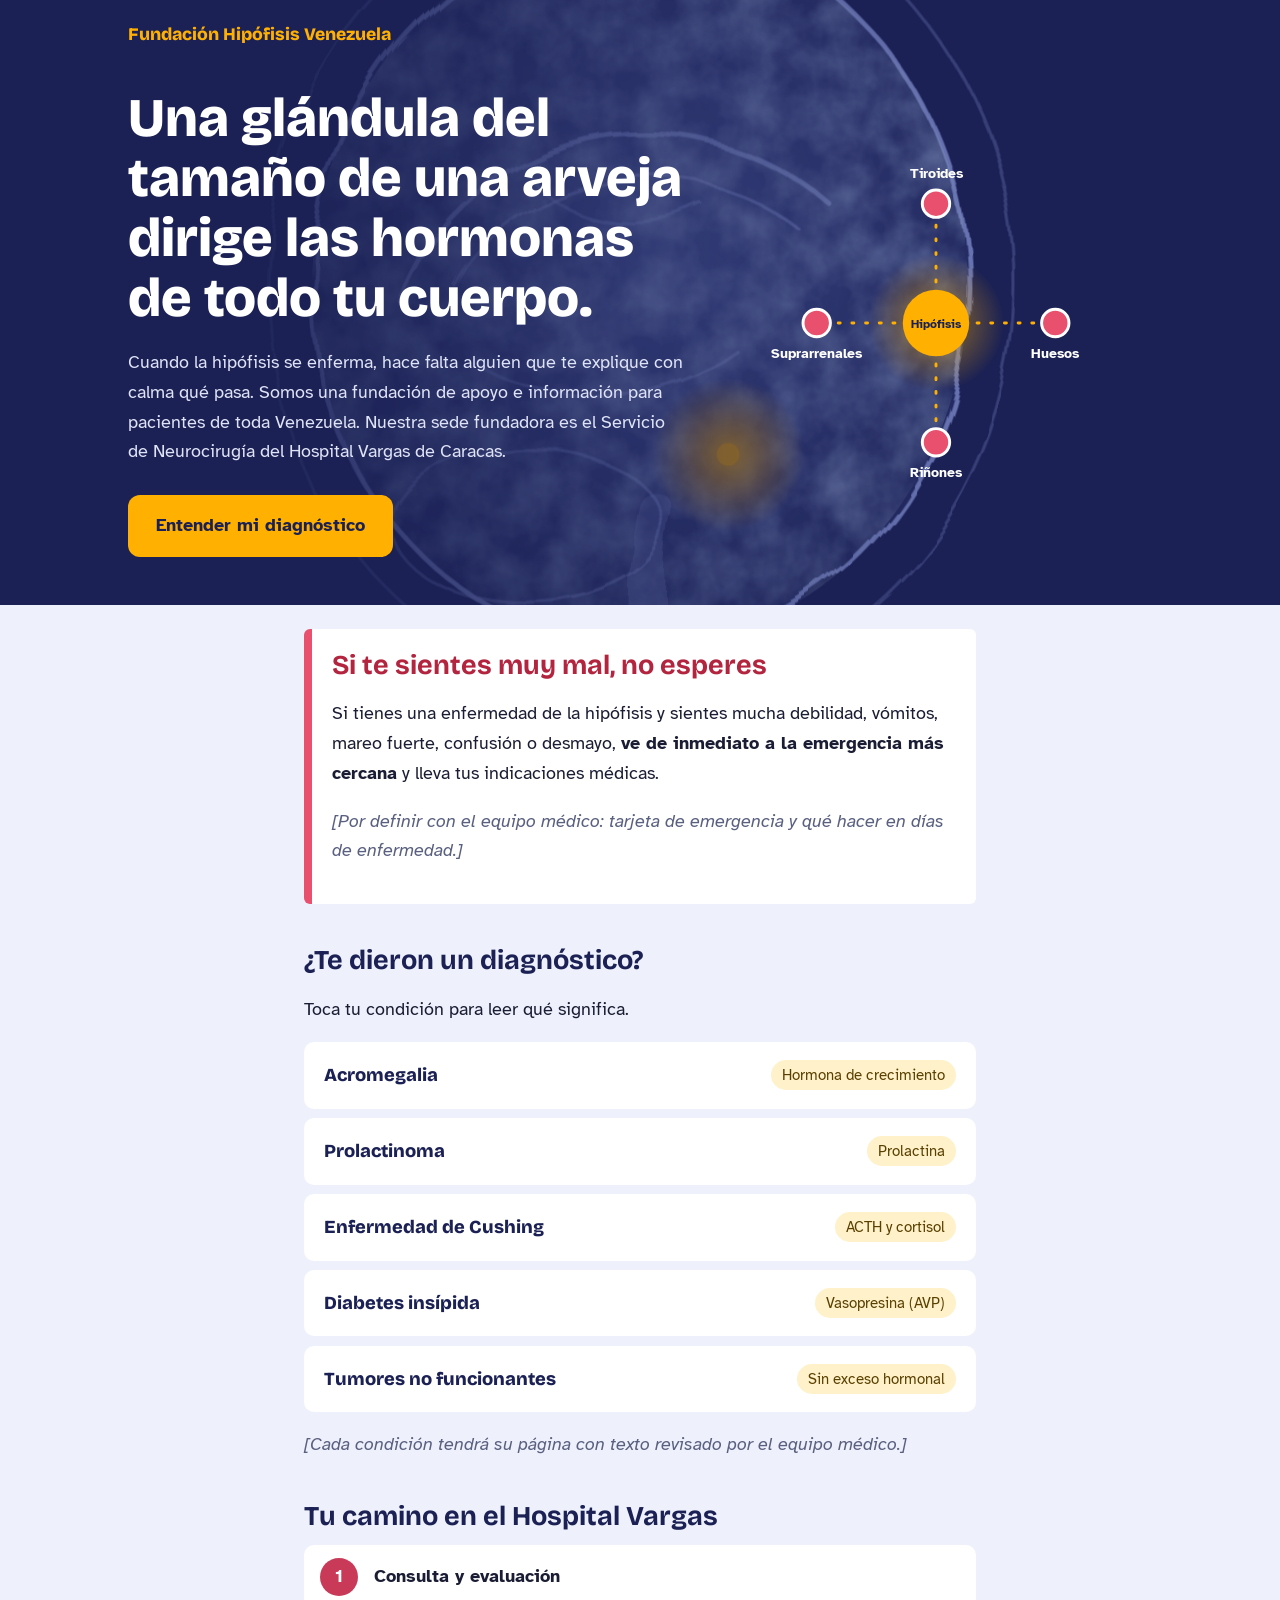
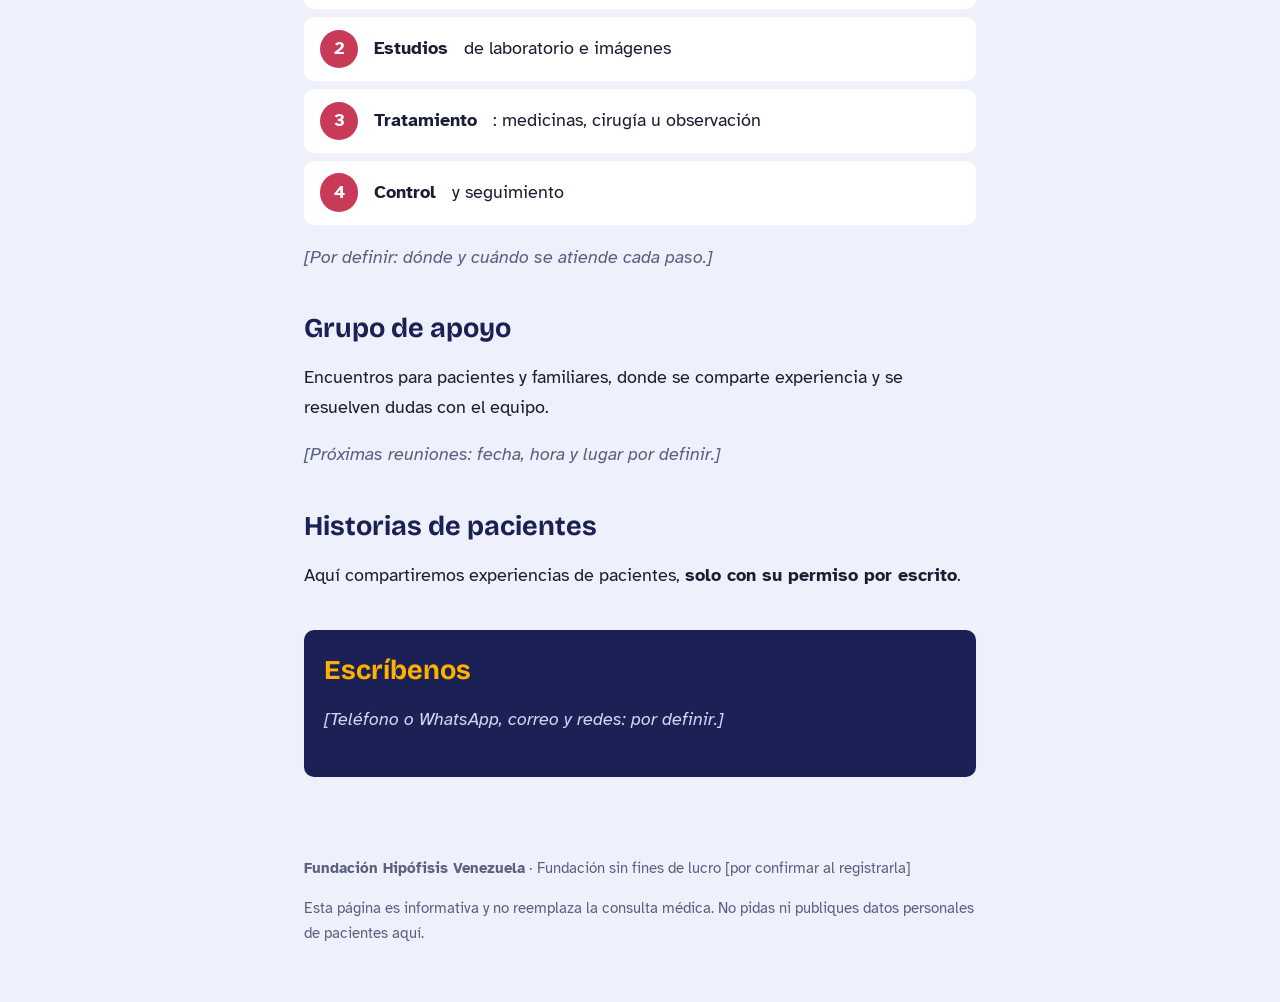
<file: index.html>
<!doctype html>
<html lang="es">
<head>
  <meta charset="utf-8">
  <meta name="viewport" content="width=device-width, initial-scale=1">
  <title>Fundación Hipófisis Venezuela</title>
  <meta name="description" content="Fundación Hipófisis Venezuela: información y apoyo para pacientes con enfermedades de la hipófisis. Sede fundadora: Hospital Vargas de Caracas.">
  <meta name="theme-color" content="#1B2154">
  <meta property="og:type" content="website">
  <meta property="og:locale" content="es_VE">
  <meta property="og:title" content="Fundación Hipófisis Venezuela">
  <meta property="og:description" content="Información y apoyo para pacientes con enfermedades de la hipófisis.">
  <link rel="icon" href="data:image/svg+xml,%3Csvg xmlns='http://www.w3.org/2000/svg' viewBox='0 0 32 32'%3E%3Crect width='32' height='32' rx='8' fill='%231B2154'/%3E%3Ccircle cx='16' cy='16' r='7' fill='%23FFB000'/%3E%3C/svg%3E">
  <link rel="preconnect" href="https://fonts.googleapis.com">
  <link rel="preconnect" href="https://fonts.gstatic.com" crossorigin>
  <link rel="stylesheet" href="https://fonts.googleapis.com/css2?family=Atkinson+Hyperlegible:wght@400;700&family=Bricolage+Grotesque:opsz,wght@12..96,600;12..96,800&display=swap">
  <link rel="stylesheet" href="style.css">
</head>
<body>
  <a class="saltar" href="#diagnostico">Ir al contenido</a>
  <header class="portada">
    <svg class="fondo" viewBox="0 0 800 600" preserveAspectRatio="xMidYMid slice" aria-hidden="true" focusable="false">
      <defs>
        <filter id="grano" x="0" y="0" width="100%" height="100%">
          <feTurbulence type="fractalNoise" baseFrequency=".035" numOctaves="4" seed="7" result="ruido"/>
          <feColorMatrix in="ruido" type="matrix" values="0 0 0 0 .55  0 0 0 0 .7  0 0 0 0 1  0 0 0 1.6 -.45"/>
        </filter>
        <filter id="organico" x="-10%" y="-10%" width="120%" height="120%">
          <feTurbulence type="fractalNoise" baseFrequency=".02" numOctaves="2" seed="3" result="o"/>
          <feDisplacementMap in="SourceGraphic" in2="o" scale="14"/>
        </filter>
        <radialGradient id="cerebro" cx=".5" cy=".45" r=".6">
          <stop offset="0" stop-color="#8fa6ff" stop-opacity=".55"/>
          <stop offset="1" stop-color="#8fa6ff" stop-opacity=".08"/>
        </radialGradient>
        <radialGradient id="selar">
          <stop offset="0" stop-color="#FFB000" stop-opacity=".95"/>
          <stop offset="1" stop-color="#FFB000" stop-opacity="0"/>
        </radialGradient>
        <clipPath id="recorte"><ellipse cx="400" cy="290" rx="205" ry="225"/></clipPath>
      </defs>
      <g filter="url(#organico)" fill="none" stroke="#a9b8ff" stroke-linecap="round">
        <ellipse cx="400" cy="290" rx="235" ry="255" stroke-width="2" opacity=".35"/>
        <ellipse cx="400" cy="290" rx="205" ry="225" fill="url(#cerebro)" stroke-width="3" opacity=".9"/>
        <path d="M250 300c40-110 180-140 270-60" stroke-width="3" opacity=".7"/>
        <path d="M285 290c40-70 150-90 215-35" stroke-width="2" opacity=".5"/>
        <path d="M330 220c20 30 70 40 110 20M300 340c50 30 120 20 160-10" stroke-width="2" opacity=".4"/>
        <path d="M410 430c-10 50-5 100 5 160" stroke-width="22" opacity=".25"/>
        <ellipse cx="330" cy="440" rx="85" ry="48" stroke-width="2" opacity=".45"/>
      </g>
      <rect width="800" height="600" filter="url(#grano)" clip-path="url(#recorte)" opacity=".55"/>
      <circle cx="455" cy="395" r="48" fill="url(#selar)"/>
      <circle cx="455" cy="395" r="7" fill="#FFB000"/>
    </svg>
    <div class="marca">Fundación Hipófisis Venezuela</div>

    <div class="portada-contenido">
      <div class="portada-texto">
        <h1>Una glándula del tamaño de una arveja dirige las hormonas de todo tu cuerpo.</h1>
        <p>Cuando la hipófisis se enferma, hace falta alguien que te explique con calma qué pasa. Somos una fundación de apoyo e información para pacientes de toda Venezuela. Nuestra sede fundadora es el Servicio de Neurocirugía del Hospital Vargas de Caracas.</p>
        <a class="boton" href="#diagnostico">Entender mi diagnóstico</a>
      </div>

      <svg class="ilustracion" viewBox="0 0 360 360" role="img" aria-label="La hipófisis, al centro, envía mensajes hormonales a la tiroides, las suprarrenales, los huesos y los riñones">
        <defs>
          <radialGradient id="brillo">
            <stop offset="0" stop-color="#FFB000" stop-opacity=".55"/>
            <stop offset="1" stop-color="#FFB000" stop-opacity="0"/>
          </radialGradient>
        </defs>
        <g class="lineas" stroke="#FFB000" stroke-width="3" stroke-linecap="round" fill="none">
          <line x1="180" y1="180" x2="180" y2="70"/>
          <line x1="180" y1="180" x2="290" y2="180"/>
          <line x1="180" y1="180" x2="180" y2="290"/>
          <line x1="180" y1="180" x2="70" y2="180"/>
        </g>
        <circle cx="180" cy="180" r="70" fill="url(#brillo)"/>
        <circle cx="180" cy="180" r="34" fill="#FFB000"/>
        <g fill="#E8506E" stroke="#fff" stroke-width="3">
          <circle cx="180" cy="58" r="14"/>
          <circle cx="302" cy="180" r="14"/>
          <circle cx="180" cy="302" r="14"/>
          <circle cx="58" cy="180" r="14"/>
        </g>
        <g fill="#fff" font-family="Atkinson Hyperlegible, system-ui, sans-serif" font-size="14" font-weight="700" text-anchor="middle">
          <text x="180" y="32">Tiroides</text>
          <text x="302" y="216">Huesos</text>
          <text x="180" y="338">Riñones</text>
          <text x="58" y="216">Suprarrenales</text>
          <text x="180" y="185" fill="#1B2154" font-size="12">Hipófisis</text>
        </g>
      </svg>
    </div>
  </header>

  <main>
    <section class="emergencia" aria-labelledby="t-emergencia">
      <h2 id="t-emergencia">Si te sientes muy mal, no esperes</h2>
      <p>Si tienes una enfermedad de la hipófisis y sientes mucha debilidad, vómitos, mareo fuerte, confusión o desmayo, <strong>ve de inmediato a la emergencia más cercana</strong> y lleva tus indicaciones médicas.</p>
      <p class="nota">[Por definir con el equipo médico: tarjeta de emergencia y qué hacer en días de enfermedad.]</p>
    </section>

    <section id="diagnostico" aria-labelledby="t-diagnostico">
      <h2 id="t-diagnostico">¿Te dieron un diagnóstico?</h2>
      <p>Toca tu condición para leer qué significa.</p>

      <details>
        <summary><span class="nombre">Acromegalia</span><span class="hormona">Hormona de crecimiento</span></summary>
        <p>Hay demasiada hormona de crecimiento. Suele notarse de forma lenta, con cambios en manos, pies y rostro.</p>
      </details>
      <details>
        <summary><span class="nombre">Prolactinoma</span><span class="hormona">Prolactina</span></summary>
        <p>Es un tumor de la hipófisis que produce prolactina. Los síntomas dependen de la persona y del tamaño del tumor.</p>
      </details>
      <details>
        <summary><span class="nombre">Enfermedad de Cushing</span><span class="hormona">ACTH y cortisol</span></summary>
        <p>Un tumor de la hipófisis hace que el cuerpo produzca demasiado cortisol. Se desarrolla poco a poco.</p>
      </details>
      <details>
        <summary><span class="nombre">Diabetes insípida</span><span class="hormona">Vasopresina (AVP)</span></summary>
        <p>El cuerpo no retiene bien el agua: hay mucha sed y se orina en abundancia. También se llama déficit de AVP.</p>
      </details>
      <details>
        <summary><span class="nombre">Tumores no funcionantes</span><span class="hormona">Sin exceso hormonal</span></summary>
        <p>No producen hormonas de más, pero pueden presionar estructuras cercanas, como los nervios de la vista.</p>
      </details>

      <p class="nota">[Cada condición tendrá su página con texto revisado por el equipo médico.]</p>
    </section>

    <section aria-labelledby="t-camino">
      <h2 id="t-camino">Tu camino en el Hospital Vargas</h2>
      <ol class="pasos">
        <li><strong>Consulta y evaluación</strong></li>
        <li><strong>Estudios</strong> de laboratorio e imágenes</li>
        <li><strong>Tratamiento</strong>: medicinas, cirugía u observación</li>
        <li><strong>Control</strong> y seguimiento</li>
      </ol>
      <p class="nota">[Por definir: dónde y cuándo se atiende cada paso.]</p>
    </section>

    <section aria-labelledby="t-apoyo">
      <h2 id="t-apoyo">Grupo de apoyo</h2>
      <p>Encuentros para pacientes y familiares, donde se comparte experiencia y se resuelven dudas con el equipo.</p>
      <p class="nota">[Próximas reuniones: fecha, hora y lugar por definir.]</p>
    </section>

    <section aria-labelledby="t-historias">
      <h2 id="t-historias">Historias de pacientes</h2>
      <p>Aquí compartiremos experiencias de pacientes, <strong>solo con su permiso por escrito</strong>.</p>
    </section>

    <section id="contacto" class="contacto" aria-labelledby="t-contacto">
      <h2 id="t-contacto">Escríbenos</h2>
      <p class="nota">[Teléfono o WhatsApp, correo y redes: por definir.]</p>
    </section>
  </main>

  <footer>
    <p><strong>Fundación Hipófisis Venezuela</strong> · Fundación sin fines de lucro [por confirmar al registrarla]</p>
    <p>Esta página es informativa y no reemplaza la consulta médica. No pidas ni publiques datos personales de pacientes aquí.</p>
  </footer>
</body>
</html>
</file>
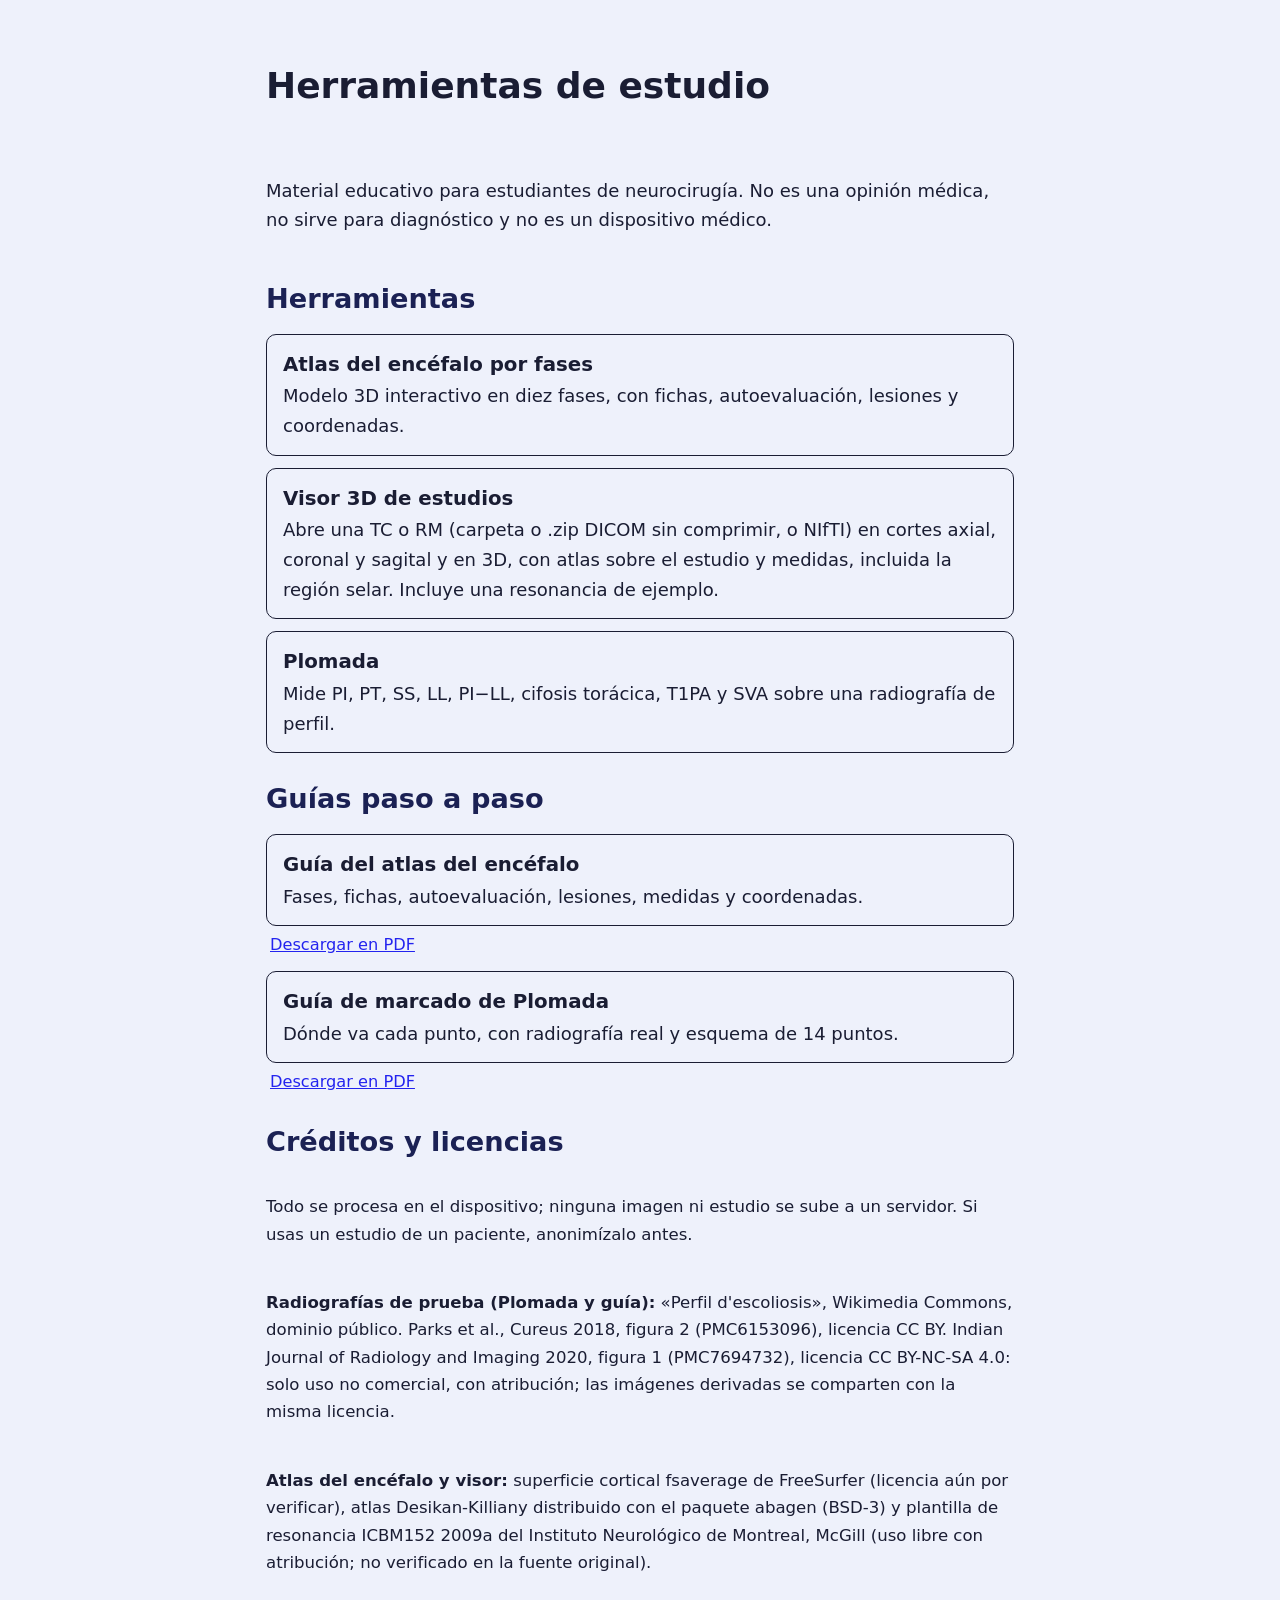
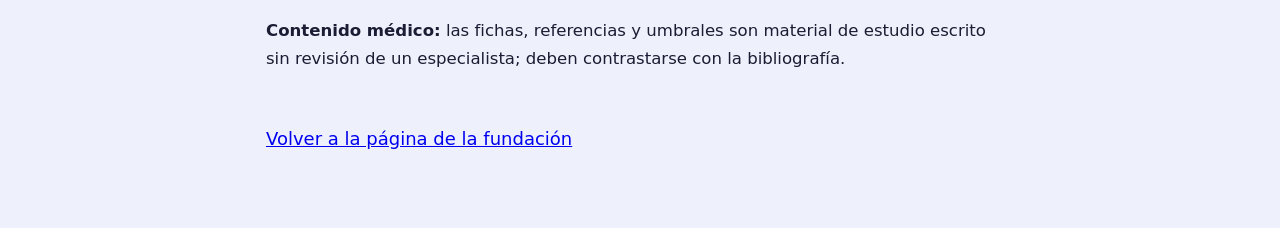
<file: herramientas/index.html>
<!doctype html>
<html lang="es">
<head>
<meta charset="utf-8">
<meta name="viewport" content="width=device-width, initial-scale=1">
<title>Herramientas de estudio · Fundación Hipófisis Venezuela</title>
<link rel="stylesheet" href="../style.css">
<style>
  .tools{max-width:780px;margin:0 auto;padding:32px 16px 56px;display:flex;flex-direction:column;gap:18px}
  .tools h2{margin:12px 0 0}
  .tools ul{list-style:none;margin:0;padding:0;display:flex;flex-direction:column;gap:12px}
  .tools li a.card{display:block;padding:14px 16px;border:1px solid currentColor;border-radius:10px;text-decoration:none;color:inherit}
  .tools li b{display:block;font-size:1.1em}
  .tools .fine{font-size:.9em;opacity:.85;margin:6px 4px 0}
  .tools .lic{display:flex;flex-direction:column;gap:8px;font-size:.92em}
</style>
</head>
<body>
<main class="tools">
  <h1>Herramientas de estudio</h1>
  <p>Material educativo para estudiantes de neurocirugía. No es una opinión médica, no sirve para diagnóstico y no es un dispositivo médico.</p>

  <h2>Herramientas</h2>
  <ul>
    <li><a class="card" href="atlas-encefalo.html"><b>Atlas del encéfalo por fases</b>Modelo 3D interactivo en diez fases, con fichas, autoevaluación, lesiones y coordenadas.</a></li>
    <li><a class="card" href="visor-estudios.html"><b>Visor 3D de estudios</b>Abre una TC o RM (carpeta o .zip DICOM sin comprimir, o NIfTI) en cortes axial, coronal y sagital y en 3D, con atlas sobre el estudio y medidas, incluida la región selar. Incluye una resonancia de ejemplo.</a></li>
    <li><a class="card" href="plomada.html"><b>Plomada</b>Mide PI, PT, SS, LL, PI−LL, cifosis torácica, T1PA y SVA sobre una radiografía de perfil.</a></li>
  </ul>

  <h2>Guías paso a paso</h2>
  <ul>
    <li><a class="card" href="guia-atlas.html"><b>Guía del atlas del encéfalo</b>Fases, fichas, autoevaluación, lesiones, medidas y coordenadas.</a><p class="fine"><a href="../descargas/Guia-atlas-encefalo.pdf">Descargar en PDF</a></p></li>
    <li><a class="card" href="guia-marcado.html"><b>Guía de marcado de Plomada</b>Dónde va cada punto, con radiografía real y esquema de 14 puntos.</a><p class="fine"><a href="../descargas/Guia-de-marcado-Plomada.pdf">Descargar en PDF</a></p></li>
  </ul>

  <h2>Créditos y licencias</h2>
  <div class="lic">
    <p>Todo se procesa en el dispositivo; ninguna imagen ni estudio se sube a un servidor. Si usas un estudio de un paciente, anonimízalo antes.</p>
    <p><b>Radiografías de prueba (Plomada y guía):</b> «Perfil d'escoliosis», Wikimedia Commons, dominio público. Parks et al., Cureus 2018, figura 2 (PMC6153096), licencia CC BY. Indian Journal of Radiology and Imaging 2020, figura 1 (PMC7694732), licencia CC BY-NC-SA 4.0: solo uso no comercial, con atribución; las imágenes derivadas se comparten con la misma licencia.</p>
    <p><b>Atlas del encéfalo y visor:</b> superficie cortical fsaverage de FreeSurfer (licencia aún por verificar), atlas Desikan-Killiany distribuido con el paquete abagen (BSD-3) y plantilla de resonancia ICBM152 2009a del Instituto Neurológico de Montreal, McGill (uso libre con atribución; no verificado en la fuente original).</p>
    <p><b>Contenido médico:</b> las fichas, referencias y umbrales son material de estudio escrito sin revisión de un especialista; deben contrastarse con la bibliografía.</p>
  </div>
  <p><a href="../index.html">Volver a la página de la fundación</a></p>
</main>
</body>
</html>
</file>
<file: style.css>
:root {
  --indigo: #1B2154;
  --guayaba: #E8506E;
  --mango: #FFB000;
  --hielo: #EEF1FB;
  --tinta: #1A1D33;
  --suave: #5a6080;
}

* { box-sizing: border-box; }

body {
  margin: 0;
  font-family: "Atkinson Hyperlegible", system-ui, sans-serif;
  font-size: 1.125rem;
  line-height: 1.65;
  color: var(--tinta);
  background: var(--hielo);
}

h1, h2, .marca, .nombre {
  font-family: "Bricolage Grotesque", "Atkinson Hyperlegible", system-ui, sans-serif;
}

a:focus-visible, summary:focus-visible {
  outline: 4px solid var(--mango);
  outline-offset: 3px;
}

/* Portada */
.portada {
  position: relative;
  overflow: hidden;
  background: var(--indigo);
  color: #fff;
  padding: 1.25rem 1rem 3rem;
}
/* Imagen estilo resonancia, dibujada para la fundación; se desvanece hacia el texto */
.fondo {
  position: absolute;
  inset: 0;
  width: 100%;
  height: 100%;
  opacity: .6;
  pointer-events: none;
  -webkit-mask-image: linear-gradient(to right, transparent 5%, #000 75%);
  mask-image: linear-gradient(to right, transparent 5%, #000 75%);
}
.marca, .portada-contenido { position: relative; }
@media (max-width: 51.99rem) { .fondo { opacity: .3; } }

.saltar {
  position: absolute;
  left: 1rem;
  top: -4rem;
  z-index: 10;
  background: var(--mango);
  color: var(--indigo);
  font-weight: 700;
  padding: .75rem 1rem;
  border-radius: 8px;
}
.saltar:focus { top: 1rem; }
.marca {
  max-width: 64rem;
  margin: 0 auto 2.5rem;
  font-weight: 800;
  font-size: 1.1rem;
  color: var(--mango);
}
.portada-contenido {
  max-width: 64rem;
  margin: 0 auto;
  display: grid;
  gap: 2rem;
  align-items: center;
}
.portada h1 {
  font-size: clamp(2rem, 6vw, 3.4rem);
  line-height: 1.1;
  font-weight: 800;
  margin: 0 0 1.25rem;
}
.portada p { max-width: 38rem; margin: 0 0 1.75rem; color: #dfe3f7; }
.boton {
  display: inline-block;
  background: var(--mango);
  color: var(--indigo);
  font-weight: 700;
  padding: 1rem 1.75rem;
  border-radius: 12px;
  text-decoration: none;
  min-height: 3.25rem;
}
.boton:hover { background: #ffc233; }
.ilustracion { width: 100%; max-width: 22rem; justify-self: center; }

/* Único movimiento: mensajes que salen de la hipófisis */
.lineas line { stroke-dasharray: 2 12; animation: fluir 1.6s linear infinite; }
@keyframes fluir { to { stroke-dashoffset: -28; } }
@media (prefers-reduced-motion: reduce) {
  .lineas line { animation: none; }
}

@media (min-width: 52rem) {
  .portada-contenido { grid-template-columns: 1.3fr 1fr; }
}

/* Contenido */
main { max-width: 44rem; margin: 0 auto; padding: 1.5rem 1rem; }
section { margin: 0 0 2.5rem; }
h2 {
  font-size: 1.7rem;
  line-height: 1.2;
  color: var(--indigo);
  margin: 0 0 .75rem;
}
.nota { color: var(--suave); font-style: italic; }

.emergencia {
  background: #fff;
  border-left: 8px solid var(--guayaba);
  border-radius: 6px;
  padding: 1.25rem;
}
.emergencia h2 { color: #B3243F; }

/* Condiciones: cada una muestra su hormona */
details {
  background: #fff;
  border-radius: 10px;
  margin: 0 0 .6rem;
  border: 2px solid transparent;
}
details[open] { border-color: var(--indigo); }
summary {
  cursor: pointer;
  list-style: none;
  padding: 1rem 1.1rem;
  min-height: 3.5rem;
  display: flex;
  flex-wrap: wrap;
  justify-content: space-between;
  align-items: center;
  gap: .4rem .75rem;
}
summary::-webkit-details-marker { display: none; }
.nombre { font-weight: 800; font-size: 1.15rem; color: var(--indigo); }
.hormona {
  font-size: .95rem;
  background: #FFF1C9;
  color: #5a4000;
  padding: .15rem .7rem;
  border-radius: 99px;
}
details p { margin: 0; padding: 0 1.1rem 1.1rem; }

/* Pasos: aquí sí hay una secuencia */
.pasos { list-style: none; margin: 0 0 1rem; padding: 0; counter-reset: paso; }
.pasos li {
  counter-increment: paso;
  display: flex;
  align-items: center;
  gap: 1rem;
  background: #fff;
  padding: .8rem 1rem;
  border-radius: 10px;
  margin-bottom: .5rem;
}
.pasos li::before {
  content: counter(paso);
  flex: none;
  width: 2.4rem;
  height: 2.4rem;
  border-radius: 50%;
  background: #C93A58;
  color: #fff;
  font-weight: 800;
  display: grid;
  place-items: center;
}

.contacto {
  background: var(--indigo);
  color: #fff;
  padding: 1.5rem 1.25rem;
  border-radius: 10px;
}
.contacto h2 { color: var(--mango); }
.contacto .nota { color: #cfd5f5; }

footer {
  max-width: 44rem;
  margin: 0 auto;
  padding: 0 1rem 2.5rem;
  font-size: .95rem;
  color: var(--suave);
}
</file>
